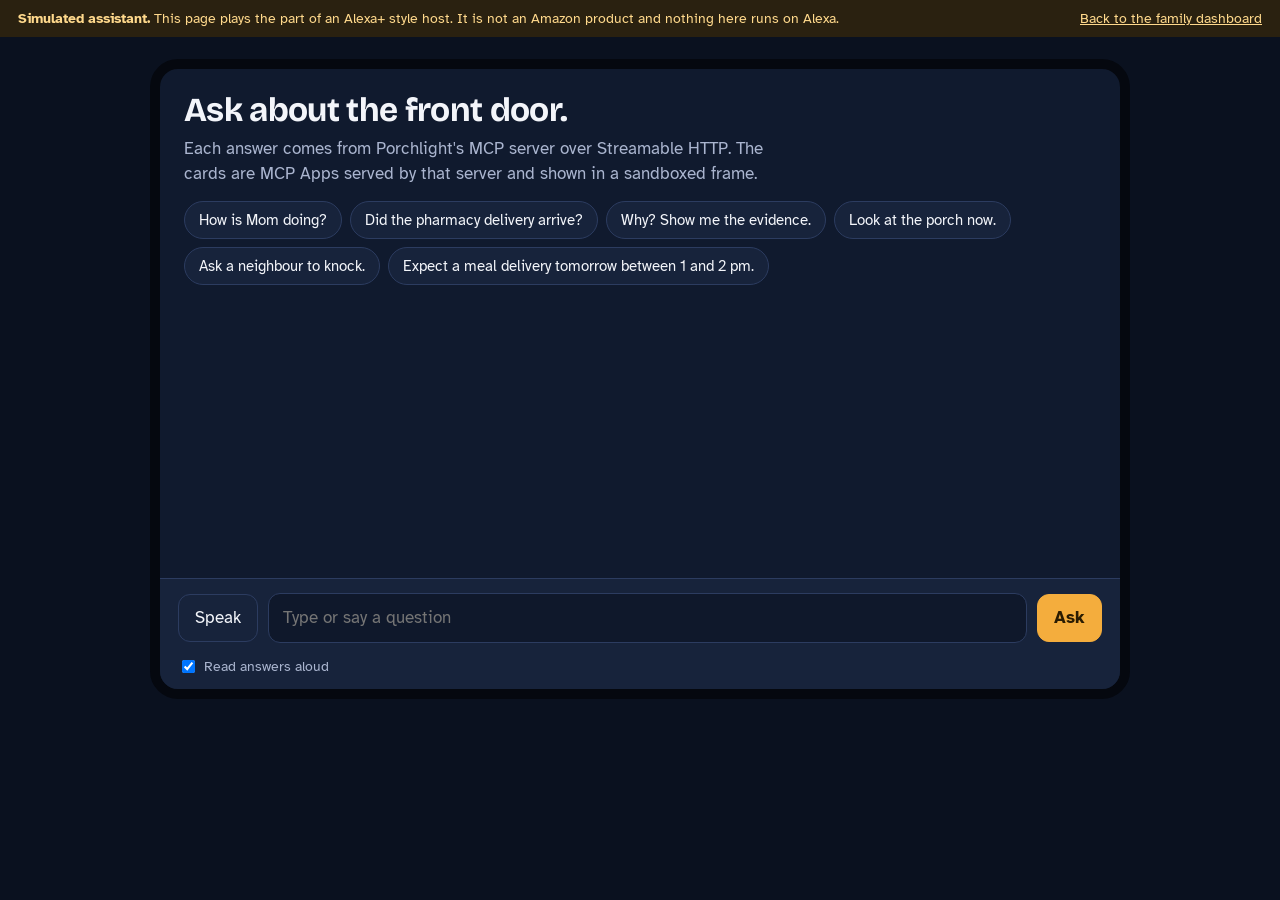
<file: porchlight/web/alexa.html>
<!doctype html>
<html lang="en">
<head>
  <meta charset="utf-8">
  <meta name="viewport" content="width=device-width, initial-scale=1">
  <title>Porchlight on a smart display (simulated)</title>
  <link rel="preconnect" href="https://fonts.googleapis.com">
  <link rel="preconnect" href="https://fonts.gstatic.com" crossorigin>
  <link href="https://fonts.googleapis.com/css2?family=Atkinson+Hyperlegible:wght@400;700&family=Bricolage+Grotesque:opsz,wght@12..96,500;12..96,700&family=IBM+Plex+Mono&display=swap" rel="stylesheet">
  <style>
    :root { --night:#101a2e; --panel:#17233b; --line:#2c3c60; --ink:#f3f5fa; --dim:#aab5cf; --lamp:#f4ad3d; --good:#7fd1ae; }
    * { box-sizing: border-box; }
    body { margin: 0; min-height: 100vh; background: #0a111f; color: var(--ink); font: 17px/1.5 "Atkinson Hyperlegible", "Segoe UI", system-ui, sans-serif; display: grid; grid-template-rows: auto 1fr; }
    [hidden] { display: none !important; }
    .banner { background: #2a2110; color: #ffd98c; font-size: .88rem; padding: 8px 18px; display: flex; flex-wrap: wrap; gap: 6px 18px; justify-content: space-between; }
    .banner a { color: inherit; }
    .stage { display: grid; place-items: start center; padding: 22px 16px 28px; }
    .device { width: min(980px, 100%); background: var(--night); border: 10px solid #05080f; border-radius: 28px; display: grid; grid-template-rows: 1fr auto; min-height: min(640px, calc(100vh - 110px)); overflow: hidden; }
    .screen { padding: 22px 24px 8px; overflow-y: auto; max-height: calc(100vh - 250px); display: grid; gap: 18px; align-content: start; }
    .hello h1 { font: 700 clamp(1.5rem, 3vw, 2.1rem)/1.15 "Bricolage Grotesque", system-ui, sans-serif; margin: 0 0 6px; letter-spacing: -0.02em; }
    .hello p { color: var(--dim); margin: 0; max-width: 56ch; }
    .chips { display: flex; flex-wrap: wrap; gap: 8px; margin-top: 14px; }
    .chips button { background: var(--panel); color: var(--ink); border: 1px solid var(--line); border-radius: 999px; padding: 7px 14px; cursor: pointer; font: inherit; font-size: .92rem; }
    .chips button:hover { border-color: var(--lamp); }
    .turn { display: grid; gap: 10px; }
    .said { justify-self: end; background: #23345a; padding: 8px 14px; border-radius: 16px 16px 4px 16px; max-width: 80%; }
    .spoken { font-size: 1.25rem; line-height: 1.4; max-width: 44ch; text-wrap: pretty; }
    .spoken::before { content: ""; display: inline-block; width: 10px; height: 10px; border-radius: 50%; background: var(--lamp); margin-right: 10px; transform: translateY(-2px); }
    iframe.card { width: min(640px, 100%); border: 0; height: 120px; background: transparent; color-scheme: dark; }
    details.trace { color: var(--dim); font-size: .85rem; }
    details.trace summary { cursor: pointer; }
    details.trace pre { font: .78rem/1.45 "IBM Plex Mono", ui-monospace, Consolas, monospace; background: #0a111f; border: 1px solid var(--line); border-radius: 10px; padding: 10px 12px; overflow-x: auto; white-space: pre-wrap; margin: 8px 0 0; }
    form.ask { display: grid; grid-template-columns: auto 1fr auto; gap: 10px; padding: 14px 18px; border-top: 1px solid var(--line); background: var(--panel); align-items: center; }
    form.ask input { font: inherit; color: var(--ink); background: #0f182b; border: 1px solid var(--line); border-radius: 12px; padding: 11px 14px; width: 100%; }
    form.ask button { font: inherit; border-radius: 12px; padding: 10px 16px; cursor: pointer; border: 1px solid var(--line); background: transparent; color: var(--ink); }
    form.ask button.send { background: var(--lamp); border-color: var(--lamp); color: #2a1c02; font-weight: 700; }
    form.ask button.listening { border-color: var(--lamp); color: var(--lamp); }
    form.ask button:disabled { opacity: .5; }
    :focus-visible { outline: 3px solid var(--lamp); outline-offset: 2px; }
    label.mute { color: var(--dim); font-size: .85rem; display: flex; gap: 6px; align-items: center; padding: 0 18px 12px; background: var(--panel); }
    @media (max-width: 560px) { .screen { padding: 16px; } .spoken { font-size: 1.1rem; } form.ask { grid-template-columns: 1fr auto; } #mic { display: none; } }
  </style>
</head>
<body>
  <div class="banner">
    <span><b>Simulated assistant.</b> This page plays the part of an Alexa+ style host. It is not an Amazon product and nothing here runs on Alexa.</span>
    <a href="/">Back to the family dashboard</a>
  </div>
  <div class="stage">
    <div class="device">
      <div class="screen" id="screen" aria-live="polite">
        <div class="hello" id="hello">
          <h1>Ask about the front door.</h1>
          <p>Each answer comes from Porchlight's MCP server over Streamable HTTP. The cards are MCP Apps served by that server and shown in a sandboxed frame.</p>
          <div class="chips" id="chips">
            <button type="button">How is Mom doing?</button>
            <button type="button">Did the pharmacy delivery arrive?</button>
            <button type="button">Why? Show me the evidence.</button>
            <button type="button">Look at the porch now.</button>
            <button type="button">Ask a neighbour to knock.</button>
            <button type="button">Expect a meal delivery tomorrow between 1 and 2 pm.</button>
          </div>
        </div>
      </div>
      <div>
        <form class="ask" id="ask">
          <button type="button" id="mic" aria-label="Speak your question">Speak</button>
          <input id="text" autocomplete="off" placeholder="Type or say a question" aria-label="Your question" maxlength="400">
          <button class="send" type="submit">Ask</button>
        </form>
        <label class="mute"><input type="checkbox" id="voice" checked> Read answers aloud</label>
      </div>
    </div>
  </div>

<script type="module">
const $ = (id) => document.getElementById(id);
const esc = (s) => String(s ?? "").replace(/[&<>"']/g, (c) => ({ "&": "&amp;", "<": "&lt;", ">": "&gt;", '"': "&quot;", "'": "&#39;" })[c]);
const screen = $("screen");
const cardHtml = new Map();   // ui:// uri -> html
const frames = new Map();     // iframe window -> { iframe, result }

function authHeaders() {
  const token = localStorage.getItem("pl_token");
  return token ? { Authorization: `Bearer ${token}` } : {};
}
async function post(path, body) {
  const res = await fetch(path, { method: "POST", headers: { "Content-Type": "application/json", ...authHeaders() }, body: JSON.stringify(body) });
  const data = await res.json().catch(() => ({}));
  if (!res.ok) throw new Error(data.detail || `Request failed (${res.status})`);
  return data;
}
async function loadCard(uri) {
  if (!cardHtml.has(uri)) {
    const res = await fetch(`/api/assistant/card?uri=${encodeURIComponent(uri)}`, { headers: authHeaders() });
    if (!res.ok) throw new Error("Could not load the card");
    cardHtml.set(uri, await res.text());
  }
  return cardHtml.get(uri);
}

// ---- the host side of MCP Apps ------------------------------------------------
// The card runs in a sandboxed iframe with no network access and talks JSON-RPC over postMessage.
window.addEventListener("message", async (event) => {
  const entry = frames.get(event.source);
  const msg = event.data;
  if (!entry || !msg || msg.jsonrpc !== "2.0") return;
  const reply = (payload) => event.source.postMessage({ jsonrpc: "2.0", id: msg.id, ...payload }, "*");

  if (msg.method === "ui/initialize") {
    reply({ result: {
      protocolVersion: "2026-01-26",
      hostInfo: { name: "porchlight-simulated-display", version: "0.1.0" },
      hostCapabilities: { serverTools: {} },
      hostContext: { theme: "dark", displayMode: "inline" },
    } });
  } else if (msg.method === "ui/notifications/initialized") {
    event.source.postMessage({ jsonrpc: "2.0", method: "ui/notifications/tool-result", params: entry.result }, "*");
  } else if (msg.method === "ui/notifications/size-changed") {
    entry.iframe.style.height = `${Math.min(1400, Math.ceil(msg.params.height) + 4)}px`;
    screen.scrollTop = screen.scrollHeight;
  } else if (msg.method === "tools/call") {
    // A tap inside the card. The server only allows card tools through this route.
    try {
      const me = localStorage.getItem("pl_name") || "family";
      const args = msg.params.name === "decide_action" ? { ...msg.params.arguments, decided_by: me } : msg.params.arguments;
      reply({ result: await post("/api/assistant/card-call", { name: msg.params.name, arguments: args }) });
    } catch (err) {
      reply({ error: { code: -32000, message: err.message } });
    }
  }
});

async function showCard(turn, call) {
  const iframe = document.createElement("iframe");
  iframe.className = "card";
  iframe.title = `Porchlight card: ${call.name}`;
  iframe.sandbox = "allow-scripts";
  iframe.srcdoc = await loadCard(call.card_uri);
  turn.append(iframe);
  frames.set(iframe.contentWindow, { iframe, result: call.result });
}

// ---- turns --------------------------------------------------------------------

function speak(text) {
  if (!$("voice").checked || !("speechSynthesis" in window)) return;
  speechSynthesis.cancel();
  speechSynthesis.speak(new SpeechSynthesisUtterance(text));
}

async function ask(text) {
  text = text.trim();
  if (!text) return;
  $("hello").hidden = true;
  const turn = document.createElement("div");
  turn.className = "turn";
  turn.innerHTML = `<div class="said">${esc(text)}</div><div class="spoken">…</div>`;
  screen.append(turn);
  screen.scrollTop = screen.scrollHeight;
  $("ask").querySelector(".send").disabled = true;
  try {
    const reply = await post("/api/assistant", { text, speaker: localStorage.getItem("pl_name") || "family" });
    turn.querySelector(".spoken").textContent = reply.speech;
    speak(reply.speech);
    const withCard = reply.tool_calls.filter((c) => c.card_uri && !c.result.isError);
    if (withCard.length) await showCard(turn, withCard[withCard.length - 1]);
    const trace = document.createElement("details");
    trace.className = "trace";
    const lines = reply.tool_calls.map((c) => `tools/call ${c.name} ${JSON.stringify(c.arguments)}${c.card_uri ? `\n  -> card ${c.card_uri}` : ""}`);
    trace.innerHTML = `<summary>How this was answered: ${reply.tool_calls.length} tool call${reply.tool_calls.length === 1 ? "" : "s"} to the MCP server</summary>
      <pre>${esc(`server ${reply.server} · MCP ${reply.protocol_version} · Streamable HTTP\ntool choice: ${reply.router}\n\n${lines.join("\n") || "(no tools called)"}`)}</pre>`;
    turn.append(trace);
  } catch (err) {
    turn.querySelector(".spoken").textContent = `That did not work: ${err.message}`;
  } finally {
    $("ask").querySelector(".send").disabled = false;
    screen.scrollTop = screen.scrollHeight;
  }
}

$("ask").addEventListener("submit", (event) => {
  event.preventDefault();
  const text = $("text").value;
  $("text").value = "";
  ask(text);
});
$("chips").addEventListener("click", (event) => {
  if (event.target.tagName === "BUTTON") ask(event.target.textContent);
});

const Recognition = window.SpeechRecognition || window.webkitSpeechRecognition;
if (Recognition) {
  const recognition = new Recognition();
  recognition.lang = "en-US";
  recognition.onresult = (e) => ask(e.results[0][0].transcript);
  recognition.onend = () => $("mic").classList.remove("listening");
  recognition.onerror = () => $("mic").classList.remove("listening");
  $("mic").addEventListener("click", () => {
    speechSynthesis?.cancel();
    $("mic").classList.add("listening");
    try { recognition.start(); } catch { /* already listening */ }
  });
} else {
  $("mic").hidden = true;
}
</script>
</body>
</html>
</file>
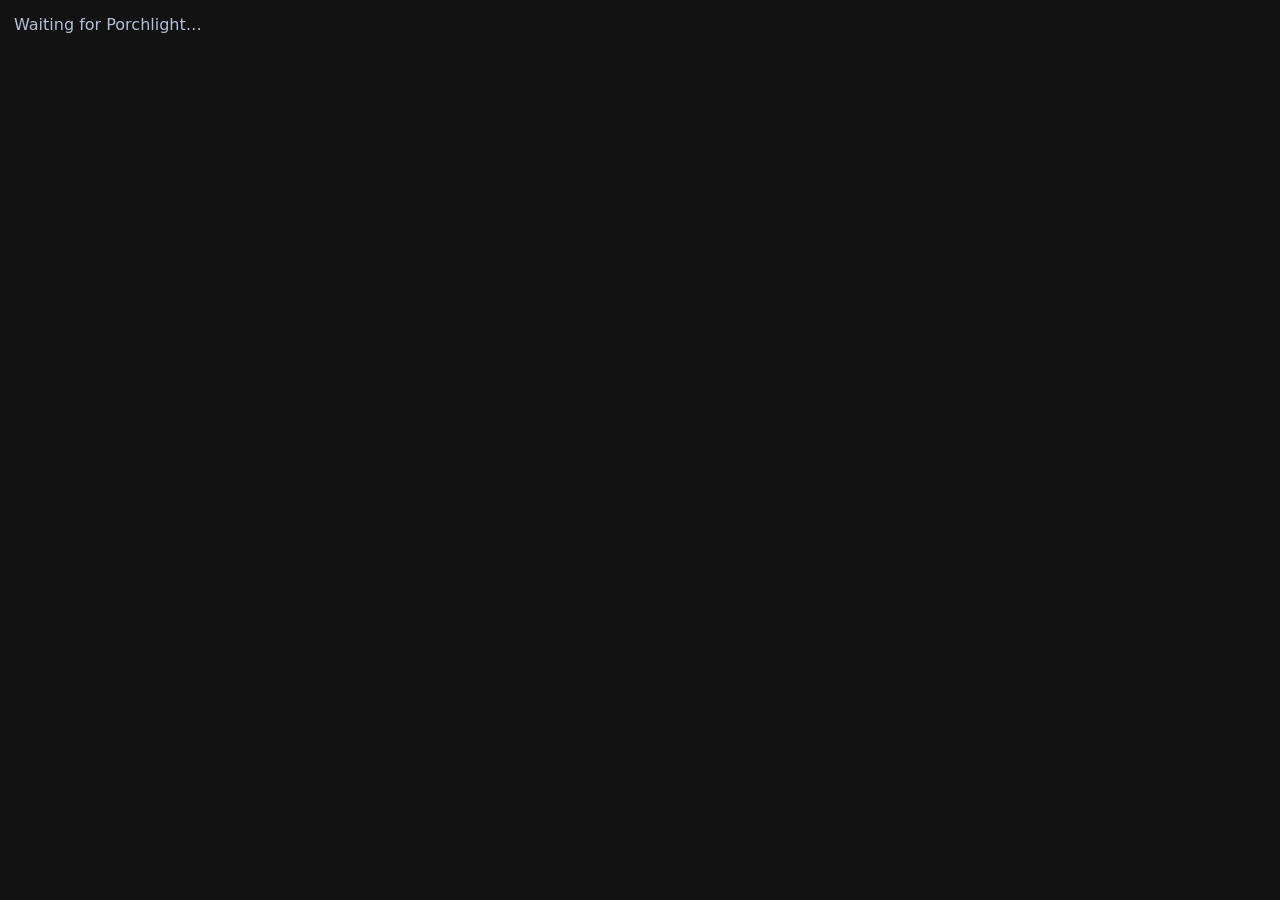
<file: porchlight/web/mcp-card.html>
<!doctype html>
<html lang="en">
<head>
<meta charset="utf-8">
<meta name="viewport" content="width=device-width, initial-scale=1">
<title>Porchlight card</title>
<!--
  MCP App for Porchlight tool results (served as ui://porchlight/card.html).
  Self-contained: no network requests, so it runs inside a host's sandboxed iframe.
  It speaks the MCP Apps postMessage protocol directly:
    app  -> host  ui/initialize, ui/notifications/initialized, ui/notifications/size-changed, tools/call
    host -> app   ui/notifications/tool-result
-->
<style>
  /* Sized for a smart display read from across a room: one title, one or two supporting lines,
     one clear action. Type steps up by 1.6, per the Alexa+ add-on design guidance. */
  :root { color-scheme: dark; --ink:#f3f5fa; --dim:#b4bed6; --panel:#1d2b49; --line:#34456b; --lamp:#f4ad3d; --good:#7fd1ae; --bad:#ff8f7c; }
  * { box-sizing: border-box; }
  body { margin: 0; padding: 14px; background: transparent; color: var(--ink); font: 20px/1.4 "Atkinson Hyperlegible", "Segoe UI", system-ui, sans-serif; }
  h2 { font-size: 1.6em; line-height: 1.15; margin: 0; letter-spacing: -0.01em; text-wrap: balance; }
  p { margin: 0; }
  .card { background: var(--panel); border: 1px solid var(--line); border-radius: 18px; overflow: hidden; }
  .body { padding: 18px 20px 20px; display: grid; gap: 12px; }
  .tone { height: 6px; background: var(--lamp); }
  .tone.urgent { background: var(--bad); } .tone.attention { background: #ff9a4a; } .tone.quiet { background: #8c9abb; }
  .dim { color: var(--dim); font-size: .8em; }
  img.frame { width: 100%; display: block; max-height: 300px; object-fit: cover; }
  ul { list-style: none; margin: 0; padding: 0; display: grid; gap: 10px; }
  li.row { display: flex; justify-content: space-between; gap: 14px; align-items: baseline; }
  .tag { font-size: .7em; padding: 3px 11px; border-radius: 999px; background: #2c3b62; color: #c3c8f5; white-space: nowrap; }
  .tag.good { background: #1f4a3d; color: var(--good); } .tag.warn { background: #5a2a25; color: var(--bad); } .tag.wait { background: #55431c; color: var(--lamp); }
  .step { border-left: 3px solid var(--line); padding-left: 12px; }
  .buttons { display: flex; gap: 10px; flex-wrap: wrap; margin-top: 2px; }
  button { font: inherit; font-weight: 700; border-radius: 12px; padding: 12px 20px; min-height: 48px; cursor: pointer; border: 1px solid var(--line); background: transparent; color: var(--ink); }
  button.go { background: var(--good); border-color: var(--good); color: #0f2a22; }
  button:disabled { opacity: .5; cursor: progress; }
  button:focus-visible { outline: 3px solid var(--lamp); outline-offset: 2px; }
</style>
</head>
<body>
<div id="root"><p class="dim">Waiting for Porchlight…</p></div>
<script>
(() => {
  const esc = (s) => String(s ?? "").replace(/[&<>"']/g, (c) => ({ "&": "&amp;", "<": "&lt;", ">": "&gt;", '"': "&quot;", "'": "&#39;" })[c]);
  const root = document.getElementById("root");
  let nextId = 1;
  const pending = new Map();

  function send(message) { window.parent.postMessage({ jsonrpc: "2.0", ...message }, "*"); }
  function request(method, params) {
    const id = nextId++;
    return new Promise((resolve, reject) => {
      pending.set(id, { resolve, reject });
      send({ id, method, params });
    });
  }
  function notify(method, params) { send({ method, params }); }
  function reportSize() {
    notify("ui/notifications/size-changed", { width: document.documentElement.scrollWidth, height: document.documentElement.scrollHeight });
  }

  const STATE = {
    scheduled: ["Expected", ""], arrived: ["On the porch", "wait"], overdue_pickup: ["Still outside", "warn"],
    completed: ["Done", "good"], missed: ["Not seen", "warn"], cancelled: ["Cancelled", ""],
  };
  const checkIns = (items) => `<ul>${items.slice(0, 4).map((i) => {
    const [label, tone] = STATE[i.state] || [i.state, ""];
    return `<li class="row"><span>${esc(i.title)} <span class="dim">${esc(i.window)}</span></span><span class="tag ${tone}">${esc(label)}</span></li>`;
  }).join("")}</ul>`;
  const decide = (a) => `<div class="buttons"><button class="go" data-action="${esc(a.id)}" data-approve="1">Yes, go ahead</button>
    <button data-action="${esc(a.id)}" data-approve="0">Not now</button></div>`;
  const outcome = (a) => `${a.status[0].toUpperCase() + a.status.slice(1)}${a.decided_by ? ` by ${a.decided_by}` : ""}. ${a.result || ""}`;

  // Each card: a title, at most two supporting lines, and at most one decision.
  function render(result) {
    const data = result.structuredContent || {};
    const images = (result.content || []).filter((b) => b.type === "image").map((b) => `data:${b.mimeType};base64,${b.data}`);
    const text = (result.content || []).filter((b) => b.type === "text").map((b) => b.text).join("\n");
    let tone = "", title = "", lines = [], action = "", frames = images.slice(-1);

    if (data.card === "status") {
      tone = data.tone;
      const alert = (data.alerts || [])[0];
      const ask = (data.proposed_actions || []).find((a) => a.status === "proposed");
      title = data.headline;
      if (alert) lines.push(esc(alert.body));
      if (ask) {
        lines.push(`<b>${esc(ask.title)}?</b> <span class="dim">Nothing is sent until you choose.</span>`);
        action = decide(ask);
      } else if (alert) {
        action = `<div class="buttons"><button data-evidence="${esc(alert.id)}">Show me why</button></div>`;
      } else if (data.check_ins?.length) {
        lines.push(checkIns(data.check_ins));
      }
      lines.push(`<span class="dim">${esc(data.person_name)}'s front door, as of ${esc(data.as_of)}</span>`);
    } else if (data.card === "evidence") {
      title = `Why: ${data.title}`;
      const steps = (data.steps || []).filter((s) => s.rule).slice(-2);
      lines = steps.map((s) => `<div class="step"><b>${esc(s.at)}</b> ${esc(s.what)}. <span class="dim">${esc(s.rule)}</span></div>`);
      const seen = (data.observations || []).slice(-1)[0];
      if (seen) lines.push(`<span class="dim">Frame from ${esc(seen.at)}: ${esc(seen.summary)}</span>`);
    } else if (data.card === "frame") {
      const o = data.observation || {};
      title = o.status === "needs_review" ? "I am not sure what this shows" : o.summary;
      lines.push(`<span class="dim">The porch at ${esc(o.at)}${o.status === "needs_review" ? ". It is waiting for you on the dashboard." : ""}</span>`);
    } else if (data.card === "actions") {
      const items = data.proposed_actions || [];
      const ask = items.find((a) => a.status === "proposed");
      const shown = ask || items[0];
      title = shown ? shown.title : "Nothing is waiting for you";
      if (ask) {
        if (ask.detail) lines.push(esc(ask.detail));
        lines.push(`<span class="dim">Nothing is sent until you choose.</span>`);
        action = decide(ask);
      } else if (shown) {
        tone = shown.status === "approved" ? "" : "quiet";
        lines.push(esc(outcome(shown)));
      }
    } else if (data.card === "check_ins") {
      title = data.day ? `Expected ${data.day}` : "Check-ins";
      lines.push(data.check_ins?.length ? checkIns(data.check_ins) : `<span class="dim">Nothing.</span>`);
    } else if (data.card === "alerts") {
      const first = (data.alerts || [])[0];
      tone = first ? (first.level === "urgent" ? "urgent" : "attention") : "quiet";
      title = first ? first.title : "No open alerts";
      if (first) {
        lines.push(esc(first.body));
        action = `<div class="buttons"><button data-evidence="${esc(first.id)}">Show me why</button></div>`;
      }
    } else {
      tone = result.isError ? "urgent" : "quiet";
      title = data.message || text;
    }
    root.innerHTML = `<div class="card">${tone ? `<div class="tone ${esc(tone)}"></div>` : ""}
      ${frames.map((src) => `<img class="frame" src="${src}" alt="Frame from the doorbell camera">`).join("")}
      <div class="body"><h2>${esc(title)}</h2>${lines.map((l) => `<div>${l}</div>`).join("")}${action}</div></div>`;
    root.querySelectorAll("img").forEach((img) => img.addEventListener("load", reportSize));
    reportSize();
  }

  root.addEventListener("click", async (event) => {
    const button = event.target.closest("button");
    if (!button) return;
    root.querySelectorAll("button").forEach((b) => (b.disabled = true));
    try {
      // decide_action is registered with visibility ["app"]: only this tap can reach it.
      const result = button.dataset.evidence
        ? await request("tools/call", { name: "get_evidence", arguments: { subject_id: button.dataset.evidence } })
        : await request("tools/call", {
            name: "decide_action",
            arguments: { action_id: button.dataset.action, approve: button.dataset.approve === "1" },
          });
      render(result);
    } catch (err) {
      root.querySelectorAll("button").forEach((b) => (b.disabled = false));
      root.insertAdjacentHTML("beforeend", `<p class="dim">That did not work: ${esc(err.message || err)}</p>`);
      reportSize();
    }
  });

  window.addEventListener("message", (event) => {
    const msg = event.data;
    if (!msg || msg.jsonrpc !== "2.0" || event.source !== window.parent) return;
    if (msg.id !== undefined && pending.has(msg.id)) {
      const { resolve, reject } = pending.get(msg.id);
      pending.delete(msg.id);
      return msg.error ? reject(new Error(msg.error.message)) : resolve(msg.result);
    }
    if (msg.method === "ui/notifications/tool-result") render(msg.params);
  });

  request("ui/initialize", {
    protocolVersion: "2026-01-26",
    appInfo: { name: "porchlight-card", version: "0.1.0" },
    appCapabilities: {},
  }).then(() => notify("ui/notifications/initialized", {}), () => {});
  new ResizeObserver(reportSize).observe(document.body);
})();
</script>
</body>
</html>
</file>
